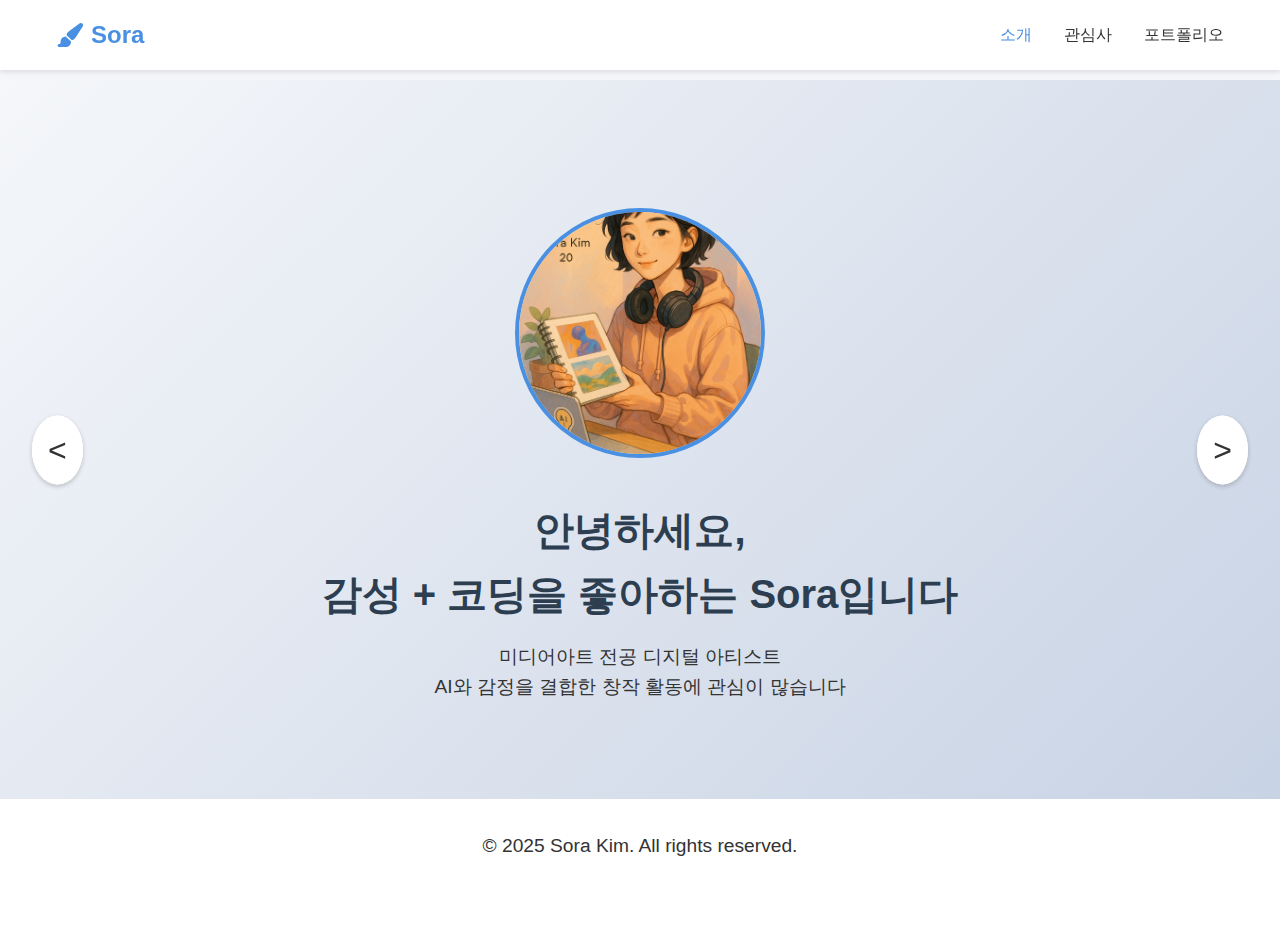
<file: index.html>
<!DOCTYPE html>
<html lang="ko">
<head>
    <meta charset="UTF-8">
    <meta name="viewport" content="width=device-width, initial-scale=1.0">
    <meta name="description" content="Sora Kim의 디지털 아티스트 포트폴리오. 미디어아트 전공자로, AI와 감성의 결합을 통한 창작 활동을 진행합니다.">
    <meta name="keywords" content="디지털 아티스트, 미디어아트, AI 아트, 포트폴리오, Sora Kim">
    <meta name="author" content="Sora Kim">
    <meta name="robots" content="index, follow">
    <meta property="og:title" content="Sora Kim - 감성을 코드로 표현하는 사람">
    <meta property="og:description" content="Sora Kim의 디지털 아티스트 포트폴리오. 미디어아트 전공자로, AI와 감성의 결합을 통한 창작 활동을 진행합니다.">
    <meta property="og:type" content="website">
    <meta property="og:image" content="images/profile.png">
    <meta name="twitter:card" content="summary_large_image">
    <meta name="twitter:title" content="Sora Kim - 감성을 코드로 표현하는 사람">
    <meta name="twitter:description" content="Sora Kim의 디지털 아티스트 포트폴리오. 미디어아트 전공자로, AI와 감성의 결합을 통한 창작 활동을 진행합니다.">
    <link rel="icon" type="image/png" sizes="16x16" href="images/favicon-16x16.png">
    <link rel="icon" type="image/png" sizes="32x32" href="images/favicon-32x32.png">
    <link rel="icon" type="image/png" sizes="96x96" href="images/favicon-96x96.png">
    <title>Sora Kim - 디지털 아티스트</title>
    <link rel="stylesheet" href="css/styles.css">
    <link rel="stylesheet" href="https://cdnjs.cloudflare.com/ajax/libs/font-awesome/6.0.0/css/all.min.css">
    <!-- 컴포넌트 로더를 먼저 로드 -->
    <script src="js/components/componentLoader.js"></script>
    <script>
        // DOM이 완전히 로드된 후에 컴포넌트 로드
        document.addEventListener('DOMContentLoaded', () => {
            console.log('DOM fully loaded, loading nav component...');
            ComponentLoader.load('nav', 'nav-container').catch(error => {
                console.error('컴포넌트 로드 중 오류 발생:', error);
            });
        });
    </script>
</head>
<body>
    <!-- Navigation will be loaded here -->
    <div id="nav-container"></div>

    <main>
        <section class="hero hero-bg">
            <div class="profile-container">
                <img src="images/profile.png" alt="Sora Kim" class="profile-image">
                <h1>안녕하세요,<br>감성 + 코딩을 좋아하는 Sora입니다</h1>
                <p>미디어아트 전공 디지털 아티스트<br>AI와 감정을 결합한 창작 활동에 관심이 많습니다</p>
            </div>
        </section>
    </main>

    <footer>
        <p>&copy; 2025 Sora Kim. All rights reserved.</p>
    </footer>

    <div class="page-nav prev-page">
        <button onclick="location.href='pages/portfolio.html'">&lt;</button>
    </div>
    <div class="page-nav next-page">
        <button onclick="location.href='pages/interest.html'">&gt;</button>
    </div>
</body>
</html>
</file>
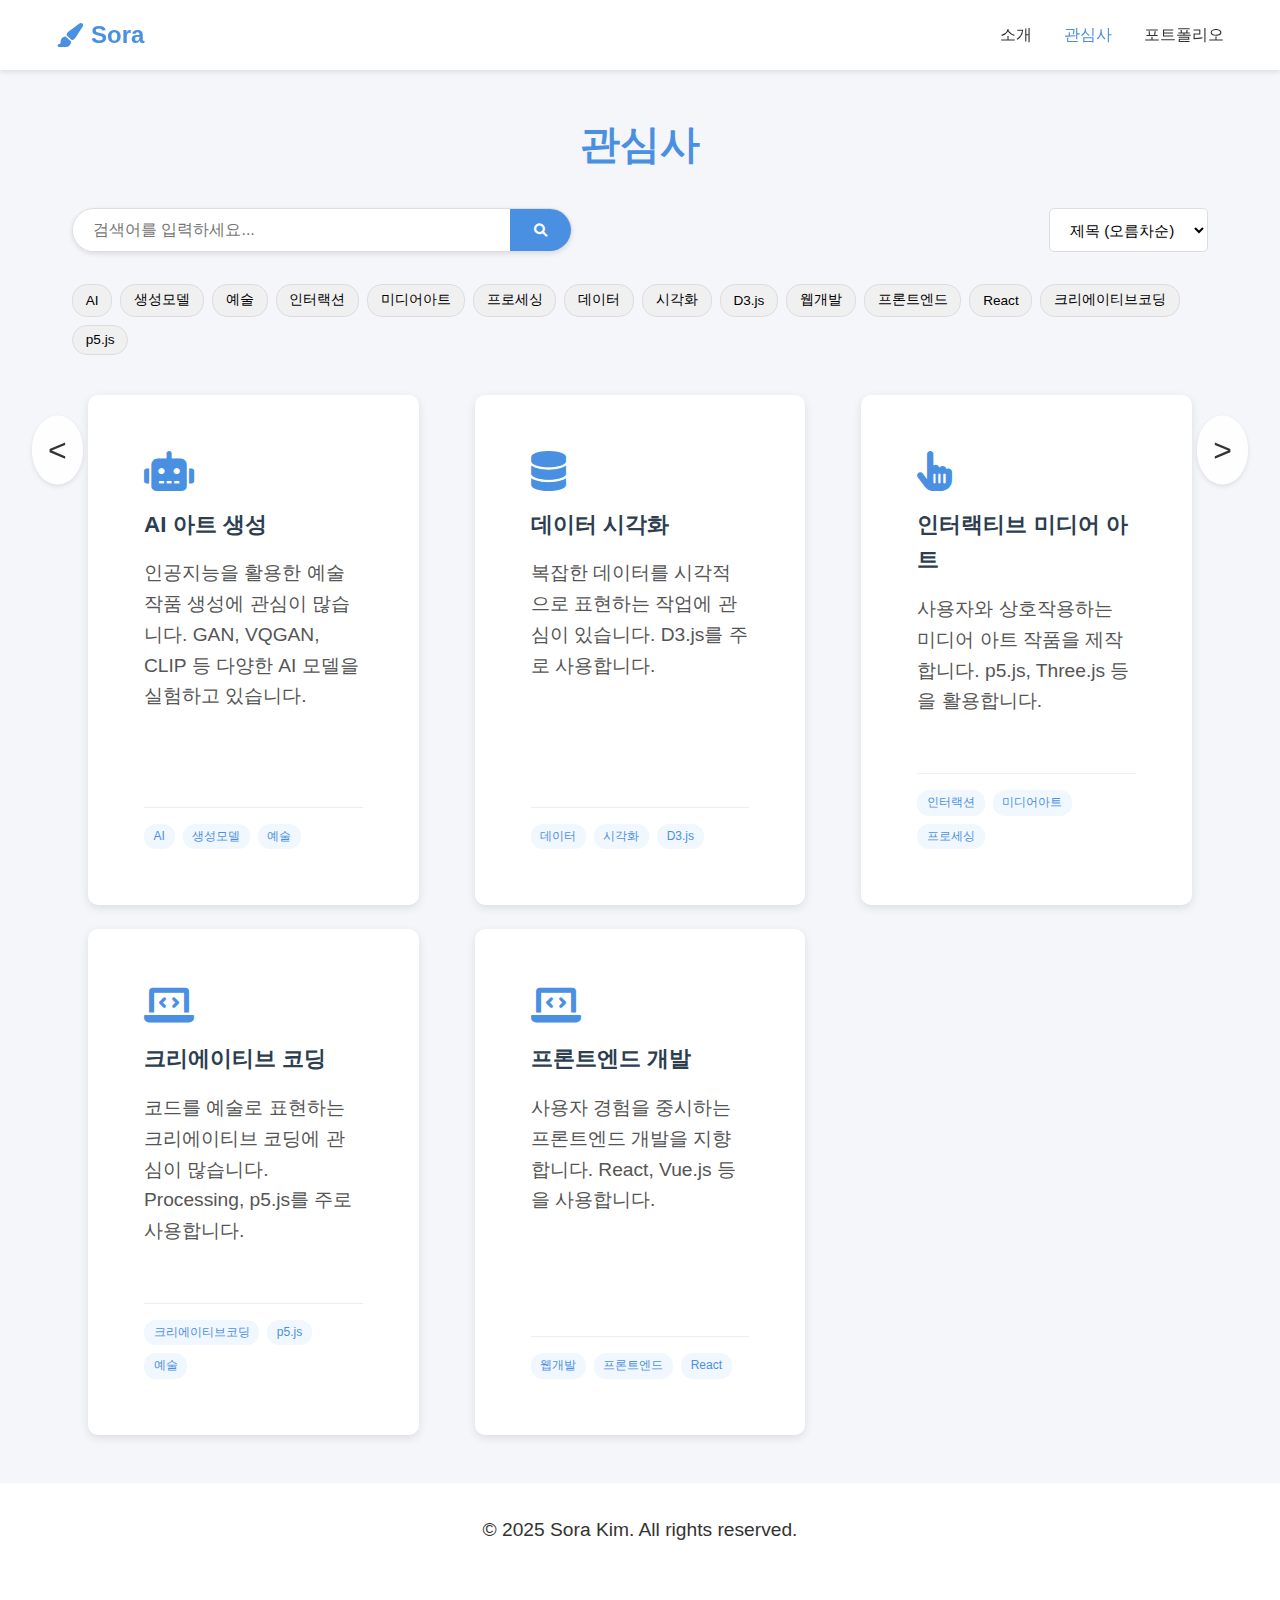
<file: pages/interest.html>
<!DOCTYPE html>
<html lang="ko">
<head>
    <meta charset="UTF-8">
    <meta name="viewport" content="width=device-width, initial-scale=1.0">
    <meta name="description" content="Sora Kim의 관심사 페이지. AI 아트, 디지털 미디어, 프로그래밍 등 다양한 분야의 창작 활동에 대한 열정을 소개합니다.">
    <meta name="keywords" content="디지털 아티스트, 관심사, AI 아트, 미디어아트, 프로그래밍">
    <meta name="author" content="Sora Kim">
    <meta name="robots" content="index, follow">
    <meta property="og:title" content="Sora Kim - 관심사">
    <meta property="og:description" content="Sora Kim의 관심사 페이지. AI 아트, 디지털 미디어, 프로그래밍 등 다양한 분야의 창작 활동에 대한 열정을 소개합니다.">
    <meta property="og:type" content="article">
    <meta property="og:image" content="../images/profile.png">
    <meta name="twitter:card" content="summary">
    <meta name="twitter:title" content="Sora Kim - 관심사">
    <meta name="twitter:description" content="Sora Kim의 관심사 페이지. AI 아트, 디지털 미디어, 프로그래밍 등 다양한 분야의 창작 활동에 대한 열정을 소개합니다.">
    <link rel="icon" type="image/png" sizes="16x16" href="../images/favicon-16x16.png">
    <link rel="icon" type="image/png" sizes="32x32" href="../images/favicon-32x32.png">
    <link rel="icon" type="image/png" sizes="96x96" href="../images/favicon-96x96.png">
    <title>Sora Kim - 관심사</title>
    <link rel="stylesheet" href="../css/styles.css">
    <link rel="stylesheet" href="../css/interest.css">
    <link rel="stylesheet" href="https://cdnjs.cloudflare.com/ajax/libs/font-awesome/6.0.0/css/all.min.css">
</head>
<body>
    <!-- Navigation will be loaded here -->
    <div id="nav-container"></div>

    <main class="interests-container">
        <h1>관심사</h1>
        
        <!-- 검색 및 정렬 컨트롤 -->
        <div class="controls">
            <div class="search-box">
                <input type="text" id="searchInput" placeholder="검색어를 입력하세요...">
                <button id="searchBtn"><i class="fas fa-search"></i></button>
            </div>
            <div class="sort-controls">
                <select id="sortSelect" class="sort-select">
                    <option value="title-asc">제목 (오름차순)</option>
                    <option value="title-desc">제목 (내림차순)</option>
                </select>
            </div>
        </div>
        
        <!-- 태그 필터 -->
        <div class="tag-filters" id="tagFilters">
            <!-- 태그 버튼이 여기에 동적으로 생성됩니다 -->
        </div>
        
        <!-- 관심사 목록 -->
        <div class="interests-grid" id="interestsGrid">
            <!-- 여기에 관심사 카드들이 동적으로 로드됩니다 -->
            <div class="loading">로딩 중...</div>
        </div>
        
        <!-- 페이지네이션 -->
        <div class="pagination" id="pagination">
            <!-- 페이지네이션 버튼이 여기에 동적으로 생성됩니다 -->
        </div>
    </main>

    <footer>
        <p>&copy; 2025 Sora Kim. All rights reserved.</p>
    </footer>

    <!-- 스크립트 -->
    <script src="../js/components/componentLoader.js"></script>
    <script src="../js/interest.js"></script>
    <script>
        document.addEventListener('DOMContentLoaded', () => {
            ComponentLoader.load('nav', 'nav-container');
        });
    </script>
</body>
</html>
</file>
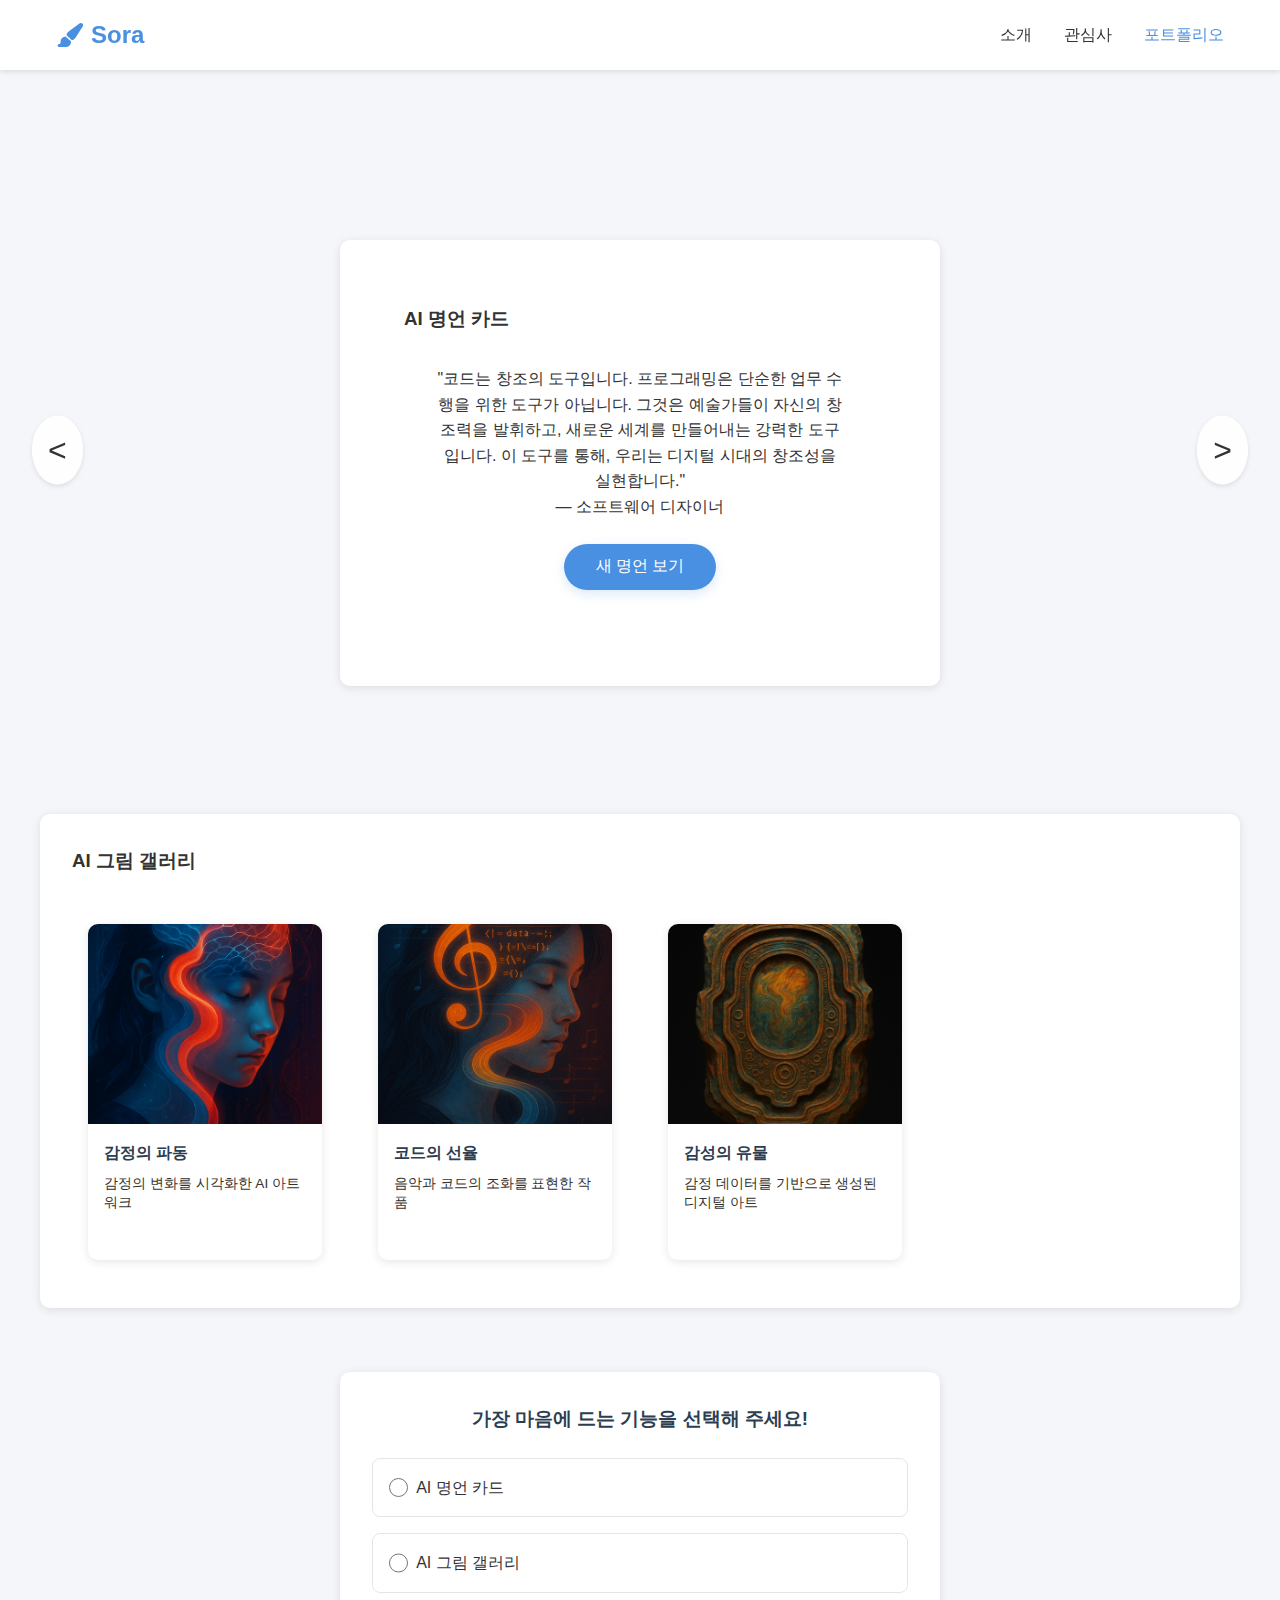
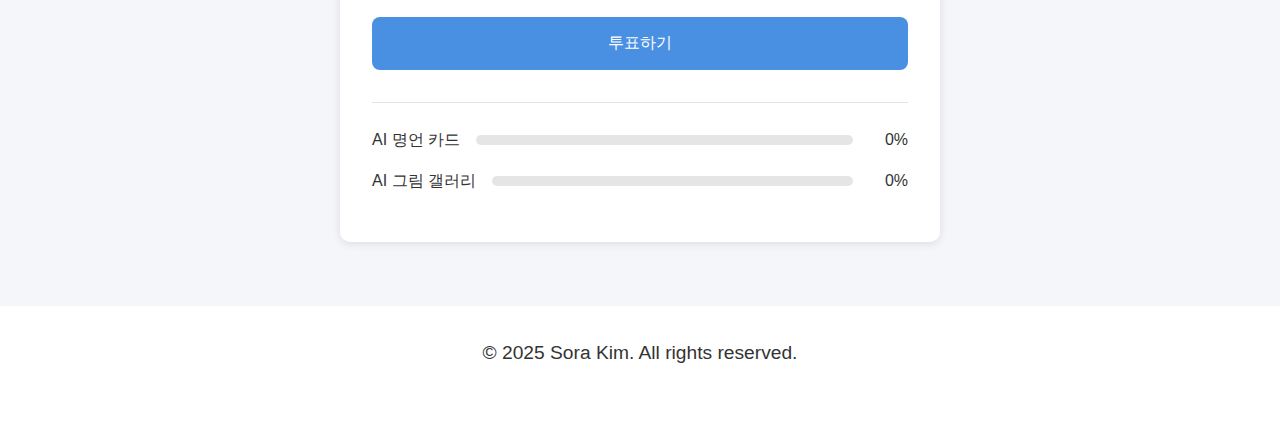
<file: pages/portfolio.html>
<!DOCTYPE html>
<html lang="ko">
<head>
    <meta charset="UTF-8">
    <meta name="viewport" content="width=device-width, initial-scale=1.0">
    <meta name="description" content="Sora Kim의 포트폴리오. AI 명언 카드와 AI 그림 갤러리 등 창의적인 디지털 아트 작품들을 소개합니다.">
    <meta name="keywords" content="디지털 아티스트, 포트폴리오, AI 아트, 미디어아트, Sora Kim">
    <meta name="author" content="Sora Kim">
    <meta name="robots" content="index, follow">
    <meta property="og:title" content="Sora Kim - 포트폴리오">
    <meta property="og:description" content="Sora Kim의 포트폴리오. AI 명언 카드와 AI 그림 갤러리 등 창의적인 디지털 아트 작품들을 소개합니다.">
    <meta property="og:type" content="article">
    <meta property="og:image" content="../images/art1.png">
    <meta name="twitter:card" content="summary_large_image">
    <meta name="twitter:title" content="Sora Kim - 포트폴리오">
    <meta name="twitter:description" content="Sora Kim의 포트폴리오. AI 명언 카드와 AI 그림 갤러리 등 창의적인 디지털 아트 작품들을 소개합니다.">
    <link rel="icon" type="image/png" sizes="16x16" href="../images/favicon-16x16.png">
    <link rel="icon" type="image/png" sizes="32x32" href="../images/favicon-32x32.png">
    <link rel="icon" type="image/png" sizes="96x96" href="../images/favicon-96x96.png">
    <title>Sora Kim - 포트폴리오</title>
    <link rel="stylesheet" href="../css/styles.css">
    <script src="../js/quotes.js"></script>
    <script src="../js/script.js"></script>
    <link rel="stylesheet" href="https://cdnjs.cloudflare.com/ajax/libs/font-awesome/6.0.0/css/all.min.css">
</head>
<body>
    <nav>
        <div class="nav-container">
            <div class="nav-logo">
                <i class="fas fa-paint-brush"></i>
                <span>Sora</span>
            </div>
            <ul class="nav-links">
                <li><a href="../index.html">소개</a></li>
                <li><a href="interest.html">관심사</a></li>
                <li><a href="portfolio.html" class="active">포트폴리오</a></li>
            </ul>
        </div>
    </nav>

    <main>
        <section class="portfolio-section">
            <!-- AI 명언 카드 -->
            <div class="ai-quote-card">
                <h3>AI 명언 카드</h3>
                <div class="quote-container">
                    <div id="quoteText"></div>
                    <div id="quoteAuthor"></div>
                    <button id="newQuoteButton">새 명언 보기</button>
                </div>
            </div>

            <!-- AI 그림 갤러리 -->
            <div class="gallery-card gallery-container">
                <div class="gallery-title">
                    <h3>AI 그림 갤러리</h3>
                </div>
                <div class="gallery-grid" id="galleryGrid"></div>
            </div>

            <!-- 투표 폼 -->
            <div class="vote-form">
                <h3>가장 마음에 드는 기능을 선택해 주세요!</h3>
                <form id="voteForm">
                    <div class="vote-options">
                        <label>
                            <input type="radio" name="favorite" value="quote" required>
                            <span>AI 명언 카드</span>
                        </label>
                        <label>
                            <input type="radio" name="favorite" value="gallery">
                            <span>AI 그림 갤러리</span>
                        </label>
                    </div>
                    <button type="submit">투표하기</button>
                </form>
                <div class="vote-results" id="voteResults">
                    <div class="result-item" id="quoteResult">
                        <span>AI 명언 카드</span>
                        <div class="progress-bar">
                            <div class="progress" style="width: 0%"></div>
                        </div>
                        <span class="percentage">0%</span>
                    </div>
                    <div class="result-item" id="galleryResult">
                        <span>AI 그림 갤러리</span>
                        <div class="progress-bar">
                            <div class="progress" style="width: 0%"></div>
                        </div>
                        <span class="percentage">0%</span>
                    </div>
                </div>
            </div>
        </section>
    </main>

    <footer>
        <p>&copy; 2025 Sora Kim. All rights reserved.</p>
    </footer>

    <div class="page-nav prev-page">
        <button onclick="location.href='interest.html'">&lt;</button>
    </div>
    <div class="page-nav next-page">
        <button onclick="location.href='../index.html'">&gt;</button>
    </div>

    <!-- 이미지 모달 -->
    <div id="imageModal" class="modal">
        <span class="close-btn">&times;</span>
        <img id="modalImage" class="modal-content">
    </div>

    <script src="../js/script.js"></script>
</body>
</html>
</file>
<file: css/styles.css>
:root {
    --primary-color: #4a90e2;
    --secondary-color: #2c3e50;
    --accent-color: #e74c3c;
    --text-color: #333;
    --background-color: #f5f6fa;
}

* {
    margin: 0;
    padding: 0;
    box-sizing: border-box;
}

body {
    font-family: 'Segoe UI', Tahoma, Geneva, Verdana, sans-serif;
    line-height: 1.6;
    color: var(--text-color);
    background-color: var(--background-color);
    padding-top: 80px; /* 네비게이션 높이만큼 패딩 추가 */
    position: relative;
}

.hero-bg {
    position: relative;
    overflow: hidden;
}

.hero-bg::before {
    content: '';
    position: absolute;
    top: 0;
    left: 0;
    right: 0;
    bottom: 0;
    background-image: url('https://cdn.pixabay.com/photo/2024/01/10/02/36/ai-generated-8498741_1280.jpg');
    background-size: cover;
    background-position: center;
    background-repeat: no-repeat;
    opacity: 0.7; /* 30% 불투명도로 조정 */
    z-index: -1;
}

main {
    position: relative;
    z-index: 1;
}

/* Navigation */
nav {
    background-color: white;
    box-shadow: 0 2px 5px rgba(0,0,0,0.1);
    position: fixed;
    width: 100%;
    top: 0;
    z-index: 1000;
}

.nav-container {
    max-width: 1200px;
    margin: 0 auto;
    padding: 1rem;
    display: flex;
    justify-content: space-between;
    align-items: center;
}

.nav-logo {
    display: flex;
    align-items: center;
    gap: 0.5rem;
    font-size: 1.5rem;
    font-weight: bold;
    color: var(--primary-color);
}

.nav-links {
    display: flex;
    gap: 2rem;
    list-style: none;
}

.nav-links a {
    text-decoration: none;
    color: var(--text-color);
    font-weight: 500;
    transition: color 0.3s ease;
}

.nav-links a:hover,
.nav-links a.active {
    color: var(--primary-color);
}

/* Hero Section */
.hero {
    padding: 8rem 2rem 4rem;
    text-align: center;
    position: relative;
    background: linear-gradient(135deg, rgba(245, 247, 250, 0.9) 0%, rgba(195, 207, 226, 0.9) 100%);
}

.profile-container {
    max-width: 800px;
    margin: 0 auto;
}

.profile-image {
    width: 250px;
    height: 250px;
    border-radius: 50%;
    object-fit: cover;
    margin-bottom: 2rem;
    border: 4px solid var(--primary-color);
}

h1 {
    font-size: 2.5rem;
    margin-bottom: 1rem;
    color: var(--secondary-color);
}

p {
    font-size: 1.2rem;
    margin-bottom: 2rem;
    color: var(--text-color);
}

/* Footer */
footer {
    text-align: center;
    padding: 2rem;
    background-color: white;
    position: relative;
    bottom: 0;
    width: 100%;
}

.quote-container {
    text-align: center;
    padding: 2rem;
}

/* Responsive Design */
@media (max-width: 768px) {
    .nav-links {
        display: none;
    }
    
    .hero {
        padding: 4rem 1rem 2rem;
    }
    
    h1 {
        font-size: 2rem;
    }
    
    .profile-image {
        width: 150px;
        height: 150px;
    }
    
    .interest-cards {
        display: grid;
        grid-template-columns: repeat(auto-fill, minmax(300px, 1fr));
        gap: 3rem;
        padding: 4rem;
        margin: 6rem 0;
    }
}

.portfolio-section {
    width: 100%;
    padding: 4rem 2rem 2rem;
    display: flex;
    flex-direction: column;
    align-items: center;
    gap: 1rem;
}

/* 페이지 네비게이션 스타일 */
.page-nav {
    position: fixed;
    top: 50%;
    transform: translateY(-50%);
    z-index: 100;
}

.prev-page {
    left: 2rem;
}

.next-page {
    right: 2rem;
}

.page-nav button {
    background: none;
    border: none;
    font-size: 2rem;
    color: var(--text-color);
    cursor: pointer;
    padding: 1rem;
    border-radius: 50%;
    background: rgba(255, 255, 255, 0.9);
    box-shadow: 0 2px 5px rgba(0,0,0,0.1);
    transition: all 0.3s ease;
}

.page-nav button:hover {
    background: var(--primary-color);
    color: white;
    transform: scale(1.1);
    box-shadow: 0 4px 8px rgba(0,0,0,0.2);
}

.page-nav button:active {
    transform: scale(0.9);
}

.interest-card {
    background: rgba(255, 255, 255, 0.95);
    padding: 2rem;
    border-radius: 1rem;
    box-shadow: 0 4px 6px rgba(0, 0, 0, 0.1);
    margin: 1rem;
    transition: transform 0.3s ease, box-shadow 0.3s ease;
    position: relative;
    overflow: hidden;
}

.interest-card:hover {
    transform: scale(1.05);
    box-shadow: 0 8px 12px rgba(0, 0, 0, 0.15);
}

.interest-card .more-btn {
    position: absolute;
    bottom: -50px;
    left: 50%;
    transform: translateX(-50%);
    background: #4CAF50;
    color: white;
    padding: 0.5rem 1rem;
    border: none;
    border-radius: 25px;
    cursor: pointer;
    transition: all 0.3s ease;
    opacity: 0;
}

.interest-card:hover .more-btn {
    bottom: 1rem;
    opacity: 1;
}

/* 이미지 모달 스타일 */
.modal {
    display: none;
    position: fixed;
    z-index: 1000;
    padding-top: 50px;
    left: 0;
    top: 0;
    width: 100%;
    height: 100%;
    background-color: rgba(0, 0, 0, 0.9);
    overflow: auto;
}

.modal-content {
    margin: auto;
    display: block;
    width: 90%;
    max-width: 800px;
    max-height: 90vh;
    object-fit: contain;
    animation: zoomIn 0.6s ease;
}

.close-btn {
    position: absolute;
    top: 20px;
    right: 35px;
    color: #f1f1f1;
    font-size: 40px;
    font-weight: bold;
    cursor: pointer;
    transition: color 0.3s ease;
    background: rgba(0, 0, 0, 0.5);
    border-radius: 50%;
    padding: 10px;
    border: none;
}

.close-btn:hover {
    color: #bbb;
    background: rgba(0, 0, 0, 0.7);
}

@keyframes zoomIn {
    from {transform: scale(0)}
    to {transform: scale(1)}
}

.gallery-container {
    max-width: 1200px;
    width: 100%;
    margin: 0 auto;
    padding: 2rem;
    background: white;
    border-radius: 10px;
    box-shadow: 0 2px 10px rgba(0,0,0,0.1);
    display: flex;
    flex-direction: column;
    gap: 2rem;
}

.gallery-grid {
    display: grid;
    grid-template-columns: repeat(auto-fill, minmax(250px, 1fr));
    gap: 1.5rem;
    width: 100%;
    justify-content: center;
}

.gallery-card {
    background: white;
    border-radius: 10px;
    overflow: hidden;
    box-shadow: 0 2px 10px rgba(0,0,0,0.1);
    transition: transform 0.3s ease;
    margin: 1rem;
    cursor: pointer;
    display: flex;
    flex-direction: column;
}

.gallery-card img {
    width: 100%;
    height: 200px;
    object-fit: cover;
}

.gallery-card-info {
    padding: 1rem;
    flex-grow: 1;
    display: flex;
    flex-direction: column;
    justify-content: center;
}

/* 투표 폼 스타일 */
.vote-form {
    width: 100%;
    max-width: 600px;
    margin: 2rem 0;
    padding: 2rem;
    background: white;
    border-radius: 10px;
    box-shadow: 0 2px 10px rgba(0,0,0,0.1);
}

.vote-form h3 {
    text-align: center;
    margin-bottom: 1.5rem;
    color: var(--secondary-color);
}

.vote-options {
    display: flex;
    flex-direction: column;
    gap: 1rem;
    margin-bottom: 1.5rem;
}

.vote-options label {
    display: flex;
    align-items: center;
    gap: 0.5rem;
    padding: 1rem;
    border: 1px solid rgba(0,0,0,0.1);
    border-radius: 8px;
    cursor: pointer;
    transition: background-color 0.3s ease;
}

.vote-options label:hover {
    background-color: rgba(0,0,0,0.05);
}

.vote-options input[type="radio"] {
    width: 1.2rem;
    height: 1.2rem;
}

.vote-options span {
    font-size: 1rem;
    color: var(--text-color);
}

.vote-form button {
    width: 100%;
    padding: 1rem;
    background: var(--primary-color);
    color: white;
    border: none;
    border-radius: 8px;
    font-size: 1rem;
    cursor: pointer;
    transition: background-color 0.3s ease;
}

.vote-form button:hover {
    background: #357abd;
}

.vote-results {
    margin-top: 2rem;
    padding-top: 1.5rem;
    border-top: 1px solid rgba(0,0,0,0.1);
}

.result-item {
    display: flex;
    align-items: center;
    gap: 1rem;
    margin-bottom: 1rem;
}

.progress-bar {
    flex: 1;
    height: 10px;
    background: rgba(0,0,0,0.1);
    border-radius: 5px;
    overflow: hidden;
}

.progress {
    height: 100%;
    background: var(--primary-color);
    transition: width 0.3s ease;
}

.percentage {
    margin-left: 1rem;
    font-size: 1rem;
    color: var(--text-color);
}

.gallery-card-info h4 {
    margin-bottom: 0.5rem;
    color: var(--secondary-color);
    font-size: 1rem;
}

.gallery-card-info p {
    color: var(--text-color);
    font-size: 0.85rem;
    line-height: 1.4;
}

.gallery-card:hover {
    transform: translateY(-5px);
    box-shadow: 0 5px 15px rgba(0,0,0,0.15);
}

.ai-quote-card {
    max-width: 600px;
    margin: 6rem auto;
    padding: 4rem;
    background: white;
    border-radius: 10px;
    box-shadow: 0 2px 10px rgba(0,0,0,0.1);
}

/* AI 명언 카드 버튼 스타일 */
button#newQuoteButton {
    padding: 0.8rem 2rem;
    background-color: var(--primary-color);
    color: white;
    border: none;
    border-radius: 25px;
    cursor: pointer;
    transition: all 0.3s ease;
    font-weight: 500;
    margin-top: 1.5rem;
    box-shadow: 0 4px 12px rgba(74, 144, 226, 0.2);
    font-size: 1rem;
}

button#newQuoteButton:hover {
    background-color: #357abd;
    transform: translateY(-2px);
    box-shadow: 0 6px 15px rgba(74, 144, 226, 0.3);
}

button#newQuoteButton:active {
    transform: translateY(0);
    box-shadow: 0 2px 8px rgba(74, 144, 226, 0.2);
}
</file>
<file: css/interest.css>
/* 관심사 페이지 스타일 */
.interests-container {
    max-width: 1200px;
    margin: 0 auto;
    padding: 2rem;
    min-height: calc(100vh - 300px);
}

.interests-container h1 {
    text-align: center;
    margin-bottom: 2rem;
    color: var(--primary-color);
    font-size: 2.5rem;
}

/* 검색 및 정렬 컨트롤 */
.controls {
    display: flex;
    justify-content: space-between;
    align-items: center;
    margin-bottom: 2rem;
    flex-wrap: wrap;
    gap: 1rem;
}

.search-box {
    display: flex;
    flex: 1;
    max-width: 500px;
    border: 1px solid #ddd;
    border-radius: 25px;
    overflow: hidden;
    box-shadow: 0 2px 5px rgba(0,0,0,0.1);
}

.search-box input {
    flex: 1;
    padding: 0.75rem 1.25rem;
    border: none;
    outline: none;
    font-size: 1rem;
}

.search-box button {
    padding: 0 1.5rem;
    background-color: var(--primary-color);
    color: white;
    border: none;
    cursor: pointer;
    transition: background-color 0.3s ease;
}

.search-box button:hover {
    background-color: #3a7bc8;
}

.sort-controls {
    display: flex;
    align-items: center;
}

.sort-select {
    padding: 0.7rem 1rem;
    border-radius: 5px;
    border: 1px solid #ddd;
    background-color: white;
    font-size: 0.95rem;
    cursor: pointer;
    outline: none;
}

/* 태그 필터 */
.tag-filters {
    display: flex;
    flex-wrap: wrap;
    gap: 0.5rem;
    margin-bottom: 1.5rem;
}

.tag-btn {
    padding: 0.4rem 0.8rem;
    background-color: #f0f0f0;
    border: 1px solid #ddd;
    border-radius: 15px;
    font-size: 0.85rem;
    cursor: pointer;
    transition: all 0.2s ease;
}

.tag-btn:hover {
    background-color: #e0e0e0;
}

.tag-btn.active {
    background-color: var(--primary-color);
    color: white;
    border-color: var(--primary-color);
}

/* 관심사 그리드 */
.interests-grid {
    display: grid;
    grid-template-columns: repeat(auto-fill, minmax(300px, 1fr));
    gap: 1.5rem;
    margin-bottom: 2rem;
}

.interest-card {
    background: white;
    border-radius: 10px;
    overflow: hidden;
    box-shadow: 0 3px 10px rgba(0,0,0,0.1);
    transition: transform 0.3s ease, box-shadow 0.3s ease;
    display: flex;
    flex-direction: column;
    height: 100%;
}

.interest-card:hover {
    transform: translateY(-5px);
    box-shadow: 0 5px 15px rgba(0,0,0,0.15);
}

.interest-card i {
    font-size: 2.5rem;
    color: var(--primary-color);
    margin-bottom: 1rem;
}

.card-content {
    padding: 1.5rem;
    flex: 1;
    display: flex;
    flex-direction: column;
}

.interest-card h3 {
    margin: 0 0 1rem 0;
    color: var(--secondary-color);
    font-size: 1.4rem;
}

.interest-card p {
    color: #555;
    margin-bottom: 1.5rem;
    line-height: 1.6;
    flex: 1;
}

.tags {
    display: flex;
    flex-wrap: wrap;
    gap: 0.5rem;
    margin-top: auto;
    padding-top: 1rem;
    border-top: 1px solid #eee;
}

.tag {
    background-color: #f0f7ff;
    color: var(--primary-color);
    padding: 0.2rem 0.6rem;
    border-radius: 12px;
    font-size: 0.75rem;
    font-weight: 500;
}

/* 로딩 상태 */
.loading {
    grid-column: 1 / -1;
    text-align: center;
    padding: 2rem;
    color: #666;
    font-style: italic;
}

/* 페이지네이션 */
.pagination {
    display: flex;
    justify-content: center;
    gap: 0.5rem;
    margin-top: 2rem;
}

.page-btn {
    padding: 0.5rem 1rem;
    border: 1px solid #ddd;
    background-color: white;
    border-radius: 5px;
    cursor: pointer;
    transition: all 0.2s ease;
}

.page-btn:hover {
    background-color: #f5f5f5;
}

.page-btn.active {
    background-color: var(--primary-color);
    color: white;
    border-color: var(--primary-color);
}

/* 반응형 디자인 */
@media (max-width: 768px) {
    .controls {
        flex-direction: column;
        align-items: stretch;
    }
    
    .search-box {
        max-width: 100%;
    }
    
    .sort-controls {
        width: 100%;
    }
    
    .sort-select {
        width: 100%;
    }
    
    .interests-grid {
        grid-template-columns: 1fr;
    }
}
</file>
